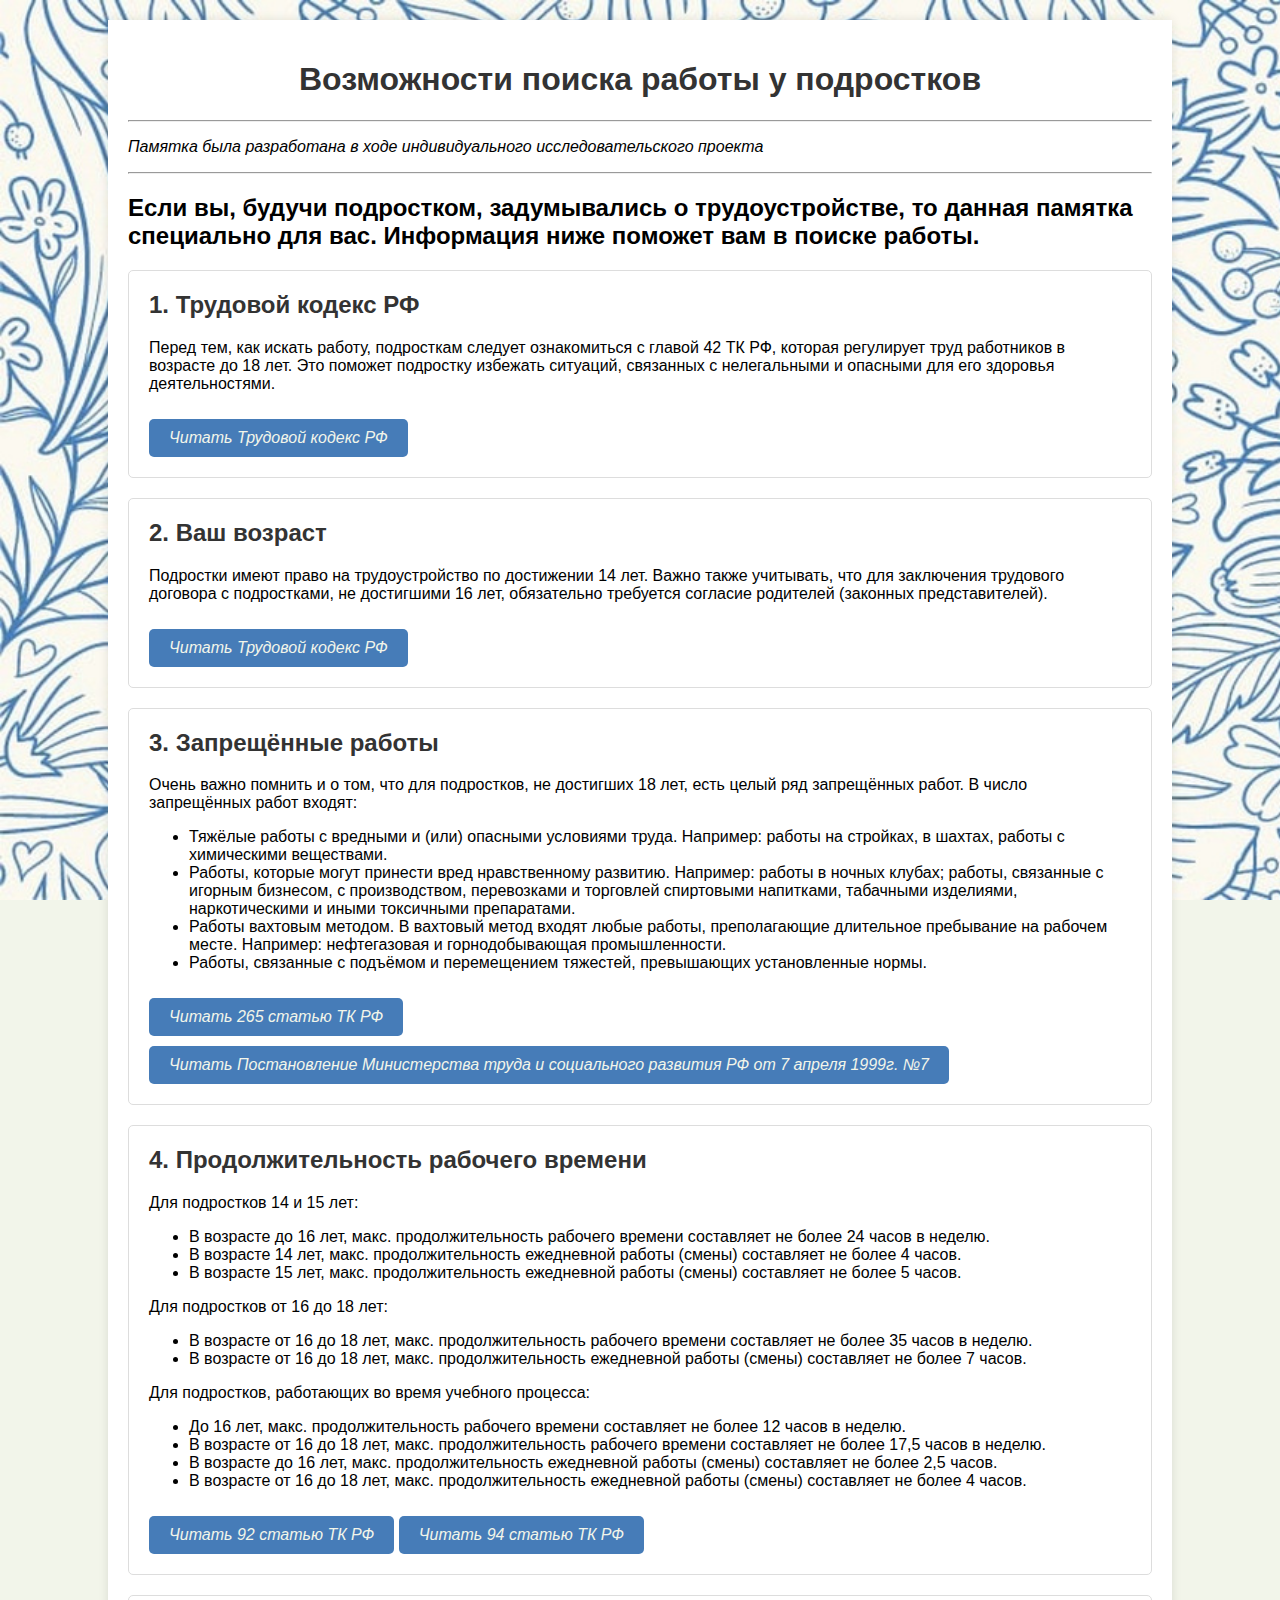
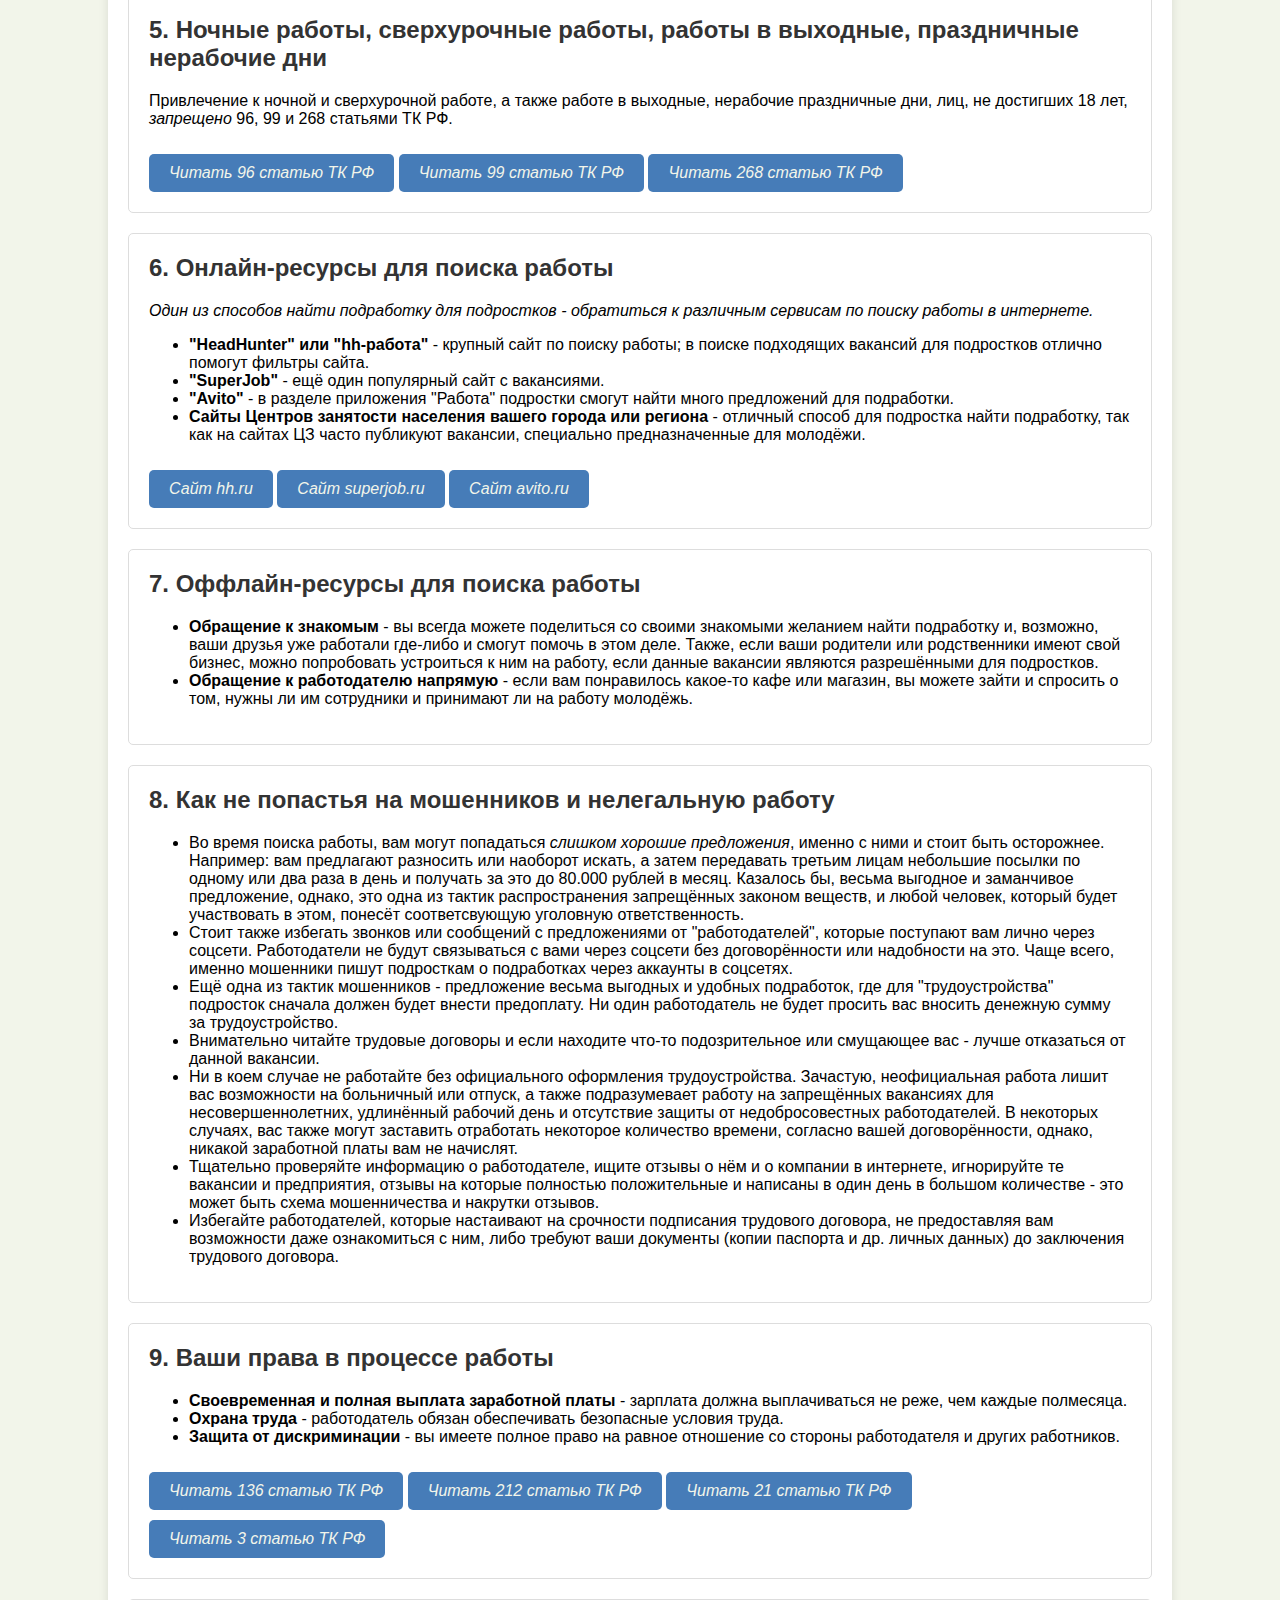
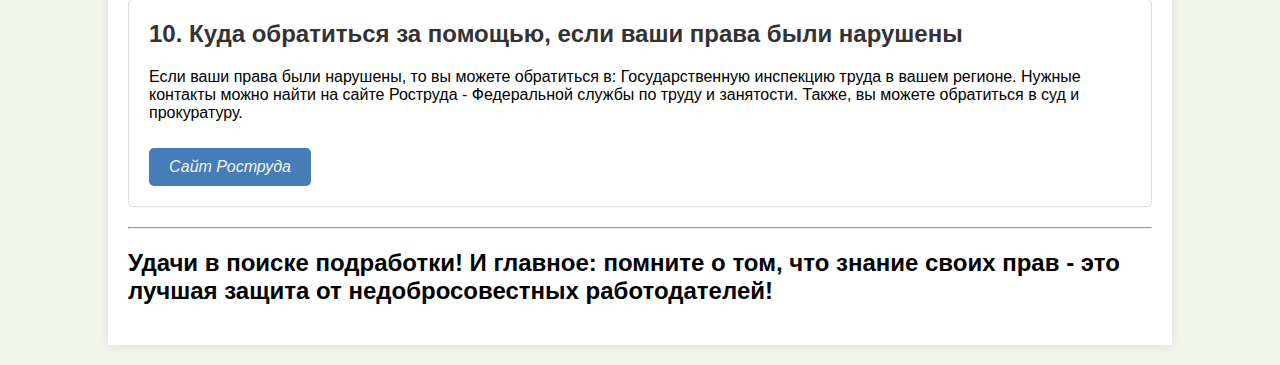
<file: index.html>
<!DOCTYPE html>
<html>
<head>
  <meta charset="UTF-8">
  <meta name="viewport" content="width=device-width, initial-scale=1.0">
  <title>Возможности поиска работы у подростков</title>

  <!--  ПОДКЛЮЧЕНИЕ ШРИФТОВ GOOGLE FONTS  -->
<link rel="preconnect" href="https://fonts.googleapis.com">
<link rel="preconnect" href="https://fonts.gstatic.com" crossorigin>
<link href="https://fonts.googleapis.com/css2?family=Raleway:wght@400;700&family=Roboto:wght@400;700&display=swap" rel="stylesheet">

  <!--  ПОДКЛЮЧЕНИЕ CSS  -->
  <link rel="stylesheet" href="style.css">
</head>


<body>
	  <div class="container">
  <h1>Возможности поиска работы у подростков</h1>

  <hr>
<p><i>Памятка была разработана в ходе индивидуального исследовательского проекта</i></p>
<hr>


<h2>Если вы, будучи подростком, задумывались о трудоустройстве, то данная памятка специально для вас. Информация ниже поможет вам в поиске работы.</h2>

    <div class="card">
      <h2>1. Трудовой кодекс РФ</h2>
      <p>Перед тем, как искать работу, подросткам следует ознакомиться с главой 42 ТК РФ, которая регулирует труд работников в возрасте до 18 лет. Это поможет подростку избежать ситуаций, связанных с нелегальными и опасными для его здоровья деятельностями.</p>
      <a href="https://www.consultant.ru/document/cons_doc_LAW_34683/4ef8a2e2291729d0a83d01414a85393567802671/" target="_blank" class="button">Читать Трудовой кодекс РФ</a>
    </div>

    <div class="card">
      <h2>2. Ваш возраст</h2>
      <p>Подростки имеют право на трудоустройство по достижении 14 лет. Важно также учитывать, что для заключения трудового договора с подростками, не достигшими 16 лет, обязательно требуется согласие родителей (законных представителей).</p>
      <a href="https://www.consultant.ru/document/cons_doc_LAW_34683/9627c87f117f9ccaaf55a73c9a614626c1e87ce0/" target="_blank" class="button">Читать Трудовой кодекс РФ</a>
    </div>

    <div class="card">
      <h2>3. Запрещённые работы</h2>
      <p>Очень важно помнить и о том, что для подростков, не достигших 18 лет, есть целый ряд запрещённых работ. В число запрещённых работ входят:</p>
      <ul>
        <li>Тяжёлые работы с вредными и (или) опасными условиями труда. Например: работы на стройках, в шахтах, работы с химическими веществами.</li>
        <li>Работы, которые могут принести вред нравственному развитию. Например: работы в ночных клубах; работы, связанные с игорным бизнесом, с производством, перевозками и торговлей спиртовыми напитками, табачными изделиями, наркотическими и иными токсичными препаратами.</li>
        <li>Работы вахтовым методом. В вахтовый метод входят любые работы, преполагающие длительное пребывание на рабочем месте. Например: нефтегазовая и горнодобывающая промышленности.</li>
        <li>Работы, связанные с подъёмом и перемещением тяжестей, превышающих установленные нормы.</li>
      </ul>
      <a href="https://www.consultant.ru/document/cons_doc_LAW_34683/0ebdcb551bf2ed8c72f5a691d75f1aac5297f061/" target="_blank" class="button">Читать 265 статью ТК РФ</a>
      <a href="https://www.consultant.ru/document/cons_doc_LAW_23823/f0f7705ff869c0774d80d17729dbedaa3b3eec80/" target="_blank" class="button">Читать Постановление Министерства труда и социального развития РФ от 7 апреля 1999г. №7</a>
    </div>



     <div class="card">
      <h2>4. Продолжительность рабочего времени</h2>
      <p>Для подростков 14 и 15 лет:</p>
      <ul>
        <li>В возрасте до 16 лет, макс. продолжительность рабочего времени составляет не более 24 часов в неделю.</li>
        <li>В возрасте 14 лет, макс. продолжительность ежедневной работы (смены) составляет не более 4 часов.</li>
        <li>В возрасте 15 лет, макс. продолжительность ежедневной работы (смены) составляет не более 5 часов.</li>
      </ul>
      <p>Для подростков от 16 до 18 лет:</p>
      <ul>
        <li>В возрасте от 16 до 18 лет, макс. продолжительность рабочего времени составляет не более 35 часов в неделю.</li>
        <li>В возрасте от 16 до 18 лет, макс. продолжительность ежедневной работы (смены) составляет не более 7 часов.</li>
      </ul>
      <p>Для подростков, работающих во время учебного процесса:</p>
      <ul>
        <li>До 16 лет, макс. продолжительность рабочего времени составляет не более 12 часов в неделю.</li>
        <li>В возрасте от 16 до 18 лет, макс. продолжительность рабочего времени составляет не более 17,5 часов в неделю.</li>
        <li>В возрасте до 16 лет, макс. продолжительность ежедневной работы (смены) составляет не более 2,5 часов.</li>
        <li>В возрасте от 16 до 18 лет, макс. продолжительность ежедневной работы (смены) составляет не более 4 часов.</li>
      </ul>
      <a href="https://www.consultant.ru/document/cons_doc_LAW_34683/f6b05aa9799a360bb375c2a1f4c61977b86834cf/" target="_blank" class="button">Читать 92 статью ТК РФ</a>
      <a href="https://www.consultant.ru/document/cons_doc_LAW_34683/807ffc614bbb6b624f2c1a66d71f190608f37b57/" target="_blank" class="button">Читать 94 статью ТК РФ</a>
    </div>

    <div class="card">
      <h2>5. Ночные работы, сверхурочные работы, работы в выходные, праздничные нерабочие дни</h2>
      <p>Привлечение к ночной и сверхурочной работе, а также работе в выходные, нерабочие праздничные дни, лиц, не достигших 18 лет, <i>запрещено</i> 96, 99 и 268 статьями ТК РФ.</p>
      <a href="https://www.consultant.ru/document/cons_doc_LAW_34683/fa8016de948601b7cb4d82f806c405290e1d17bb/" target="_blank" class="button">Читать 96 статью ТК РФ</a>
      <a href="https://www.consultant.ru/document/cons_doc_LAW_34683/ff4c79fea2e01934abc407be13af36cc7a15054c/" target="_blank" class="button">Читать 99 статью ТК РФ</a>
      <a href="https://www.consultant.ru/document/cons_doc_LAW_34683/b635caacf52f1698330c7c27b9cccb0a9c23bcb9/" target="_blank" class="button">Читать 268 статью ТК РФ</a>
    </div>

    <div class="card">
      <h2>6. Онлайн-ресурсы для поиска работы</h2>
      <p><i>Один из способов найти подработку для подростков - обратиться к различным сервисам по поиску работы в интернете.</i></p>
      <ul>
        <li><b>"HeadHunter" или "hh-работа"</b> - крупный сайт по поиску работы; в поиске подходящих вакансий для подростков отлично помогут фильтры сайта.</li>
        <li><b>"SuperJob"</b> - ещё один популярный сайт с вакансиями.</li>
        <li><b>"Avito"</b> - в разделе приложения "Работа" подростки смогут найти много предложений для подработки.</li>
        <li><b>Сайты Центров занятости населения вашего города или региона</b> - отличный способ для подростка найти подработку, так как на сайтах ЦЗ часто публикуют вакансии, специально предназначенные для молодёжи.</li>
      </ul>
      <a href="https://hh.ru/" target="_blank" class="button">Сайт hh.ru</a>
      <a href="https://www.superjob.ru/" target="_blank" class="button">Сайт superjob.ru</a>
      <a href="https://www.avito.ru/belgorod/rabota" target="_blank" class="button">Сайт avito.ru</a>
    </div>



    <div class="card">
      <h2>7. Оффлайн-ресурсы для поиска работы</h2>
      <ul>
        <li><b>Обращение к знакомым</b> - вы всегда можете поделиться со своими знакомыми желанием найти подработку и, возможно, ваши друзья уже работали где-либо и смогут помочь в этом деле. Также, если ваши родители или родственники имеют свой бизнес, можно попробовать устроиться к ним на работу, если данные вакансии являются разрешёнными для подростков.</li>
        <li><b>Обращение к работодателю напрямую</b> - если вам понравилось какое-то кафе или магазин, вы можете зайти и спросить о том, нужны ли им сотрудники и принимают ли на работу молодёжь.</li>
      </ul>
    </div>

    <div class="card">
      <h2>8. Как не попастья на мошенников и нелегальную работу</h2>
      <ul>
        <li>Во время поиска работы, вам могут попадаться <i>слишком хорошие предложения</i>, именно с ними и стоит быть осторожнее. Например: вам предлагают разносить или наоборот искать, а затем передавать третьим лицам небольшие посылки по одному или два раза в день и получать за это до 80.000 рублей в месяц.
        Казалось бы, весьма выгодное и заманчивое предложение, однако, это одна из тактик распространения запрещённых законом веществ, и любой человек, который будет участвовать в этом, понесёт соответсвующую уголовную ответственность.</li>
        <li>Стоит также избегать звонков или сообщений с предложениями от "работодателей", которые поступают вам лично через соцсети. Работодатели не будут связываться с вами через соцсети без договорённости или надобности на это.
        Чаще всего, именно мошенники пишут подросткам о подработках через аккаунты в соцсетях.</li>
        <li>Ещё одна из тактик мошенников - предложение весьма выгодных и удобных подработок, где для "трудоустройства" подросток сначала должен будет внести предоплату.
        Ни один работодатель не будет просить вас вносить денежную сумму за трудоустройство.</li>
        <li>Внимательно читайте трудовые договоры и если находите что-то подозрительное или смущающее вас - лучше отказаться от данной вакансии.</li>
        <li>Ни в коем случае не работайте без официального оформления трудоустройства. Зачастую, неофициальная работа лишит вас возможности на больничный или отпуск, а также подразумевает работу на запрещённых вакансиях для несовершеннолетних, удлинённый рабочий день и отсутствие защиты от недобросовестных работодателей.
        В некоторых случаях, вас также могут заставить отработать некоторое количество времени, согласно вашей договорённости, однако, никакой заработной платы вам не начислят.</li>
        <li>Тщательно проверяйте информацию о работодателе, ищите отзывы о нём и о компании в интернете, игнорируйте те вакансии и предприятия, отзывы на которые полностью положительные и написаны в один день в большом количестве - это может быть схема мошенничества и накрутки отзывов.</li>
        <li>Избегайте работодателей, которые настаивают на срочности подписания трудового договора, не предоставляя вам возможности даже ознакомиться с ним, либо требуют ваши документы (копии паспорта и др. личных данных) до заключения трудового договора.</li>
      </ul>
    </div>



      <div class="card">
      <h2>9. Ваши права в процессе работы</h2>
      <ul>
        <li><b>Своевременная и полная выплата заработной платы</b> - зарплата должна выплачиваться не реже, чем каждые полмесяца.</li>
        <li><b>Охрана труда</b> - работодатель обязан обеспечивать безопасные условия труда.</li>
        <li><b>Защита от дискриминации</b> - вы имеете полное право на равное отношение со стороны работодателя и других работников.</li>
      </ul>
      <a href="https://www.consultant.ru/document/cons_doc_LAW_34683/a0a891ee650687026ef53d5d1194983419be6793/" target="_blank" class="button">Читать 136 статью ТК РФ</a>
      <a href="https://www.consultant.ru/document/cons_doc_LAW_34683/7f308e0acbcc986b51caba3cb634a8bdbd94e7ef/" target="_blank" class="button">Читать 212 статью ТК РФ</a>
      <a href="https://www.consultant.ru/document/cons_doc_LAW_34683/b94bd4dad3b39d0497eb33b8fc3d99356959c2da/" target="_blank" class="button">Читать 21 статью ТК РФ</a>
      <a href="https://www.consultant.ru/document/cons_doc_LAW_34683/0d18caafb87d28222d0cb617c21634cc407ee0f5/" target="_blank" class="button">Читать 3 статью ТК РФ</a>
    </div>

    <div class="card">
      <h2>10. Куда обратиться за помощью, если ваши права были нарушены</h2>
      <p>Если ваши права были нарушены, то вы можете обратиться в: Государственную инспекцию труда в вашем регионе. Нужные контакты можно найти на сайте Роструда - Федеральной службы по труду и занятости. Также, вы можете обратиться в суд и прокуратуру.</p>
      <a href="https://rostrud.gov.ru/" target="_blank" class="button">Сайт Роструда</a>
    </div>



<hr>
  <h2>Удачи в поиске подработки! И главное: помните о том, что знание своих прав - это лучшая защита от недобросовестных работодателей!</h2>
  </div>
</body>
</html>
</file>
<file: style.css>
body {
  font-family: sans-serif;
  background-color: #f2f5ea;
  background-image: url("фон.jpg");
  background-repeat: no-repeat;
  background-size: cover;
  background-attachment: fixed;
  margin: 0;
  padding: 0;
}

.container {
  width: 80%;
  margin: 20px auto;
  background-color: #fff;
  padding: 20px;
  box-shadow: 0 0 10px rgba(0, 0, 0, 0.1);
}

.card {
  border: 1px solid #ddd;
  padding: 20px;
  margin-bottom: 20px;
  border-radius: 5px;
}

.card h2 {
  margin-top: 0;
  color: #333;
}

.button {
  display: inline-block;
  padding: 10px 20px;
  background-color: #467cb8; /* Новый цвет кнопок */
  color: #f2f5ea;
  text-decoration: none;
  border-radius: 5px;
  transition: background-color 0.3s;
  margin-top: 10px;
  font-style: italic;
}

.button:hover {
  background-color: #635db7; /* немного затемним цвет при наведении (оставлено как есть) */
  color: #fff;
}

h1 {
  text-align: center;
  color: #333;
}
</file>
